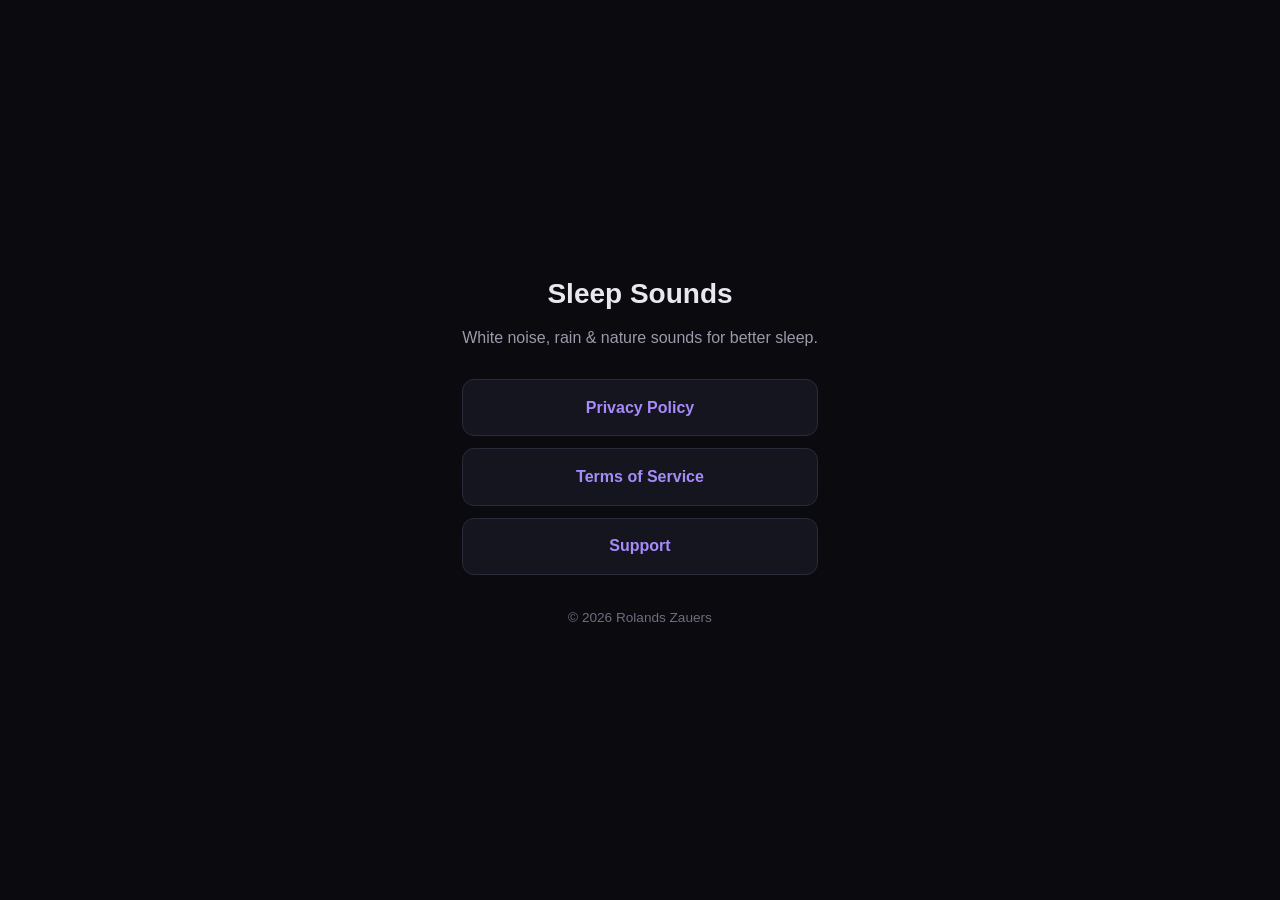
<file: index.html>
<!DOCTYPE html>
<html lang="en">
<head>
<meta charset="UTF-8">
<meta name="viewport" content="width=device-width, initial-scale=1.0">
<title>Sleep Sounds</title>
<style>
  :root { color-scheme: dark; }
  body {
    margin: 0; min-height: 100vh; display: flex; align-items: center; justify-content: center;
    background: #0a0a0f; color: #e8e8ef;
    font: 16px/1.65 -apple-system, BlinkMacSystemFont, "Segoe UI", Roboto, sans-serif;
  }
  main { max-width: 420px; padding: 2rem 1.5rem; text-align: center; }
  h1 { font-size: 1.75rem; margin: 0 0 .5rem; }
  p { color: #9a9aac; margin: 0 0 1.75rem; }
  .links { display: flex; flex-direction: column; gap: .75rem; }
  a {
    display: block; padding: .9rem 1rem; border-radius: 12px;
    background: #15151f; border: 1px solid #2a2a3a; color: #a78bfa;
    text-decoration: none; font-weight: 600;
  }
  a:hover { border-color: #4a4a6a; }
  footer { margin-top: 2rem; color: #6e6e80; font-size: .85rem; }
</style>
</head>
<body>
<main>
  <h1>Sleep Sounds</h1>
  <p>White noise, rain &amp; nature sounds for better sleep.</p>
  <div class="links">
    <a href="./privacy.html">Privacy Policy</a>
    <a href="./terms.html">Terms of Service</a>
    <a href="./support.html">Support</a>
  </div>
  <footer>© 2026 Rolands Zauers</footer>
</main>
</body>
</html>
</file>
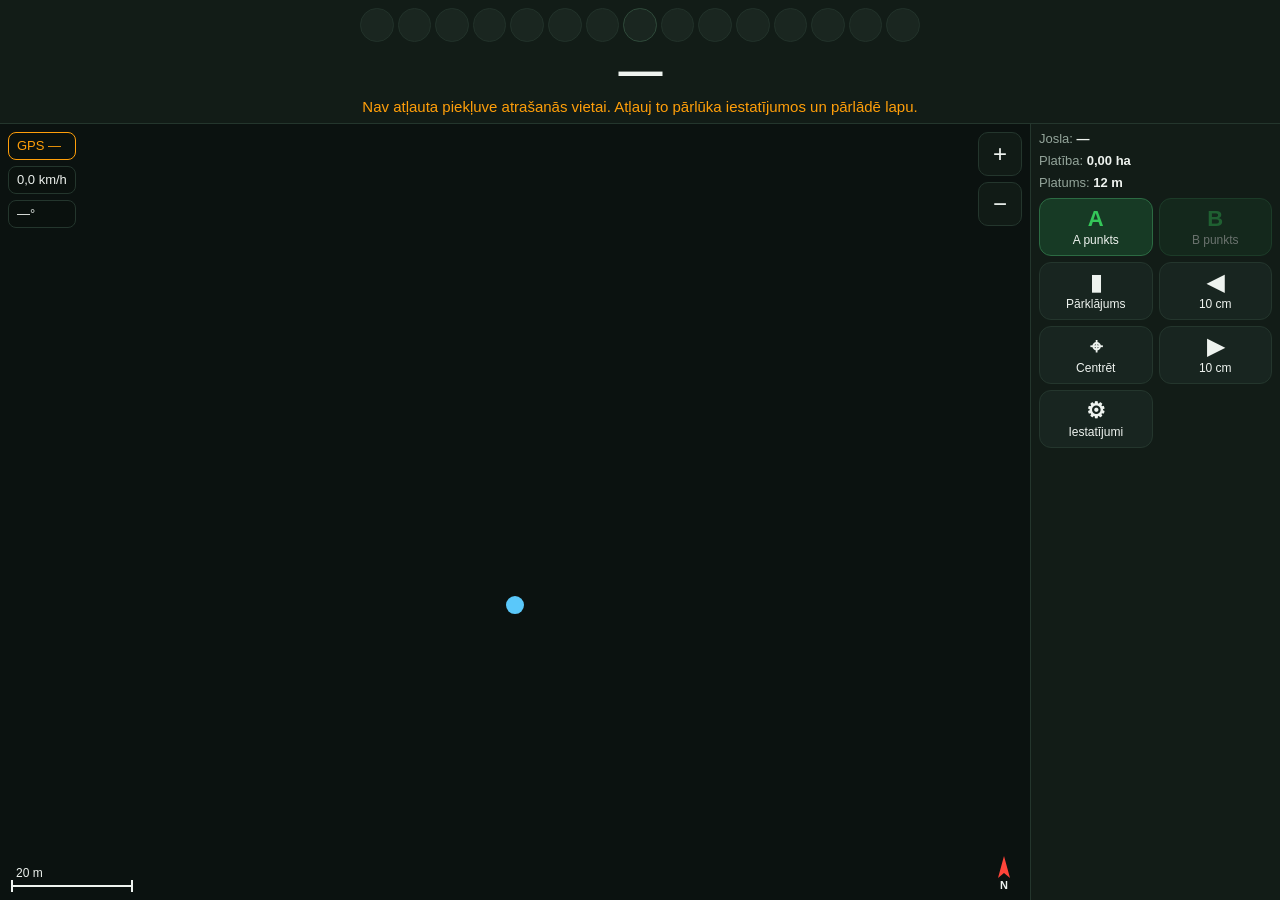
<file: paralela-brauksana/index.html>
<!DOCTYPE html>
<html lang="lv">
<head>
<meta charset="UTF-8">
<meta name="viewport" content="width=device-width, initial-scale=1, viewport-fit=cover, user-scalable=no">
<meta name="theme-color" content="#0b1210">
<meta name="mobile-web-app-capable" content="yes">
<meta name="apple-mobile-web-app-capable" content="yes">
<meta name="apple-mobile-web-app-status-bar-style" content="black-translucent">
<meta name="apple-mobile-web-app-title" content="Paralēlā braukšana">
<meta name="description" content="Paralēlās braukšanas (A–B līniju) palīgs lauksaimniecībai, kas izmanto telefona GPS. Bez atsevišķas GPS iekārtas.">
<title>Paralēlā braukšana</title>
<link rel="manifest" href="./manifest.webmanifest">
<link rel="icon" href="./icon.svg" type="image/svg+xml">
<link rel="apple-touch-icon" href="./icon-192.png">
<link rel="stylesheet" href="./app.css">
</head>
<body>
<div id="app">

  <header id="guide">
    <div id="lightbar" aria-label="LED josla"></div>
    <div id="xte-row">
      <span id="arrow-left" class="arrow" aria-hidden="true">◀</span>
      <span id="xte-value">—</span>
      <span id="arrow-right" class="arrow" aria-hidden="true">▶</span>
    </div>
    <div id="hint" data-i18n="hint_gps_wait">Gaidu GPS signālu…</div>
  </header>

  <main id="map-wrap">
    <canvas id="map"></canvas>
    <div id="badges">
      <span id="badge-gps" class="badge warn">GPS —</span>
      <span id="badge-speed" class="badge">0,0 km/h</span>
      <span id="badge-heading" class="badge">—°</span>
    </div>
    <div id="zoom">
      <button id="zoom-in" type="button" aria-label="Tuvināt">+</button>
      <button id="zoom-out" type="button" aria-label="Tālināt">−</button>
    </div>
    <div id="demo-bar" hidden>
      <span class="demo-tag">DEMO</span>
      <button id="demo-left" type="button">◀</button>
      <label><span data-i18n="demo_speed">Ātrums</span> <input id="demo-speed" type="range" min="0" max="8" step="0.5" value="3"> <span id="demo-speed-val">3</span> m/s</label>
      <button id="demo-right" type="button">▶</button>
    </div>
  </main>

  <footer id="controls">
    <div id="stats">
      <span><span data-i18n="stat_line">Josla</span>: <b id="stat-line">—</b></span>
      <span><span data-i18n="stat_area">Platība</span>: <b id="stat-area">0,00 ha</b></span>
      <span><span data-i18n="stat_width">Platums</span>: <b id="stat-width">12 m</b></span>
    </div>
    <div id="buttons">
      <button id="btn-a" type="button" class="primary"><span class="big">A</span><span data-i18n="btn_a">A punkts</span></button>
      <button id="btn-b" type="button" class="primary" disabled><span class="big">B</span><span data-i18n="btn_b">B punkts</span></button>
      <button id="btn-cov" type="button" class="toggle"><span class="big">▮</span><span id="btn-cov-label" data-i18n="btn_cov">Pārklājums</span></button>
      <button id="btn-nudge-left" type="button"><span class="big">◀</span><span id="nudge-left-label">10 cm</span></button>
      <button id="btn-snap" type="button"><span class="big">⌖</span><span data-i18n="btn_snap">Centrēt</span></button>
      <button id="btn-nudge-right" type="button"><span class="big">▶</span><span id="nudge-right-label">10 cm</span></button>
      <button id="btn-settings" type="button"><span class="big">⚙</span><span data-i18n="btn_settings">Iestatījumi</span></button>
    </div>
  </footer>

  <div id="toast" role="status" aria-live="polite" hidden></div>

  <dialog id="settings">
    <form method="dialog" id="settings-form">
      <h2 data-i18n="set_title">Iestatījumi</h2>

      <label class="row">
        <span data-i18n="set_width">Darba platums (m)</span>
        <input id="set-width" type="number" min="0.5" max="60" step="0.1" inputmode="decimal">
      </label>

      <label class="row">
        <span data-i18n="set_mode">Vadības režīms</span>
        <select id="set-mode">
          <option value="ab" data-i18n="mode_ab">A–B līnija (divi punkti)</option>
          <option value="aplus" data-i18n="mode_aplus">A + virziens</option>
        </select>
      </label>

      <div id="aplus-options">
        <label class="row check">
          <input id="set-aplus-current" type="checkbox">
          <span data-i18n="set_aplus_current">Izmantot pašreizējo braukšanas virzienu</span>
        </label>
        <label class="row">
          <span data-i18n="set_aplus_heading">Virziens (°)</span>
          <input id="set-aplus-heading" type="number" min="0" max="359.9" step="0.1" inputmode="decimal">
        </label>
      </div>

      <label class="row">
        <span data-i18n="set_led_step">LED solis (cm)</span>
        <select id="set-led-step">
          <option value="5">5</option>
          <option value="10">10</option>
          <option value="15">15</option>
          <option value="20">20</option>
          <option value="30">30</option>
          <option value="50">50</option>
        </select>
      </label>

      <label class="row">
        <span data-i18n="set_led_mode">LED gaismas rāda</span>
        <select id="set-led-mode">
          <option value="steer" data-i18n="led_mode_steer">kurp stūrēt</option>
          <option value="position" data-i18n="led_mode_pos">kurā pusē ir traktors</option>
        </select>
      </label>

      <label class="row">
        <span data-i18n="set_nudge">Pabīdes solis (cm)</span>
        <select id="set-nudge">
          <option value="2">2</option>
          <option value="5">5</option>
          <option value="10">10</option>
          <option value="25">25</option>
          <option value="50">50</option>
        </select>
      </label>

      <label class="row">
        <span data-i18n="set_map">Kartes orientācija</span>
        <select id="set-map">
          <option value="heading" data-i18n="map_heading_up">Kurss uz augšu</option>
          <option value="north" data-i18n="map_north_up">Ziemeļi uz augšu</option>
        </select>
      </label>

      <label class="row check">
        <input id="set-sound" type="checkbox">
        <span data-i18n="set_sound">Skaņas signāls, kad novirze ir liela</span>
      </label>
      <label class="row check">
        <input id="set-vibrate" type="checkbox">
        <span data-i18n="set_vibrate">Vibrācija, kad novirze ir liela</span>
      </label>
      <label class="row check">
        <input id="set-wake" type="checkbox">
        <span data-i18n="set_wake">Neļaut ekrānam izslēgties</span>
      </label>

      <label class="row">
        <span data-i18n="set_lang">Valoda</span>
        <select id="set-lang">
          <option value="lv">Latviešu</option>
          <option value="en">English</option>
        </select>
      </label>

      <label class="row check">
        <input id="set-demo" type="checkbox">
        <span data-i18n="set_demo">Demo režīms (simulēta braukšana bez GPS)</span>
      </label>

      <div class="danger-row">
        <button id="clear-cov" type="button" data-i18n="set_clear_cov">Dzēst pārklājumu</button>
        <button id="clear-line" type="button" data-i18n="set_clear_line">Dzēst līniju</button>
        <button id="clear-all" type="button" data-i18n="set_clear_all">Dzēst visu</button>
      </div>

      <details>
        <summary data-i18n="help_title">Kā lietot</summary>
        <ol id="help-list">
          <li data-i18n="help_1">Nostiprini telefonu traktora kabīnē ar brīvu skatu uz debesīm un atļauj piekļuvi atrašanās vietai.</li>
          <li data-i18n="help_2">Ievadi agregāta darba platumu.</li>
          <li data-i18n="help_3">Sāc braukt pa pirmo joslu un nospied A. Brauc taisni līdz joslas beigām un nospied B.</li>
          <li data-i18n="help_4">Apgriezies un brauc pa nākamo joslu. LED josla un cipars rāda, cik tālu un uz kuru pusi jāstūrē.</li>
          <li data-i18n="help_5">Ieslēdz pārklājumu, kad agregāts strādā, un izslēdz apgriešanās joslā.</li>
          <li data-i18n="help_6">Ja GPS „aizpeld”, nostājies uz joslas centra un nospied „Centrēt”, vai pabīdi līniju ar bultiņām.</li>
        </ol>
        <p class="note" data-i18n="note_gps">Telefona GPS precizitāte parasti ir 2–5 m un ir labāka, braucot vienmērīgi. Centimetru precizitātei pieslēdz ārēju Bluetooth GNSS (RTK) uztvērēju, kas telefonā darbojas kā atrašanās vietas avots.</p>
      </details>

      <p class="version">v<span id="version"></span> · <span data-i18n="offline_note">Darbojas bezsaistē, dati paliek tikai šajā ierīcē.</span></p>

      <div class="dialog-actions">
        <button id="settings-close" type="submit" class="primary" data-i18n="set_close">Aizvērt</button>
      </div>
    </form>
  </dialog>

</div>
<script src="./guidance.js"></script>
<script src="./app.js"></script>
</body>
</html>
</file>
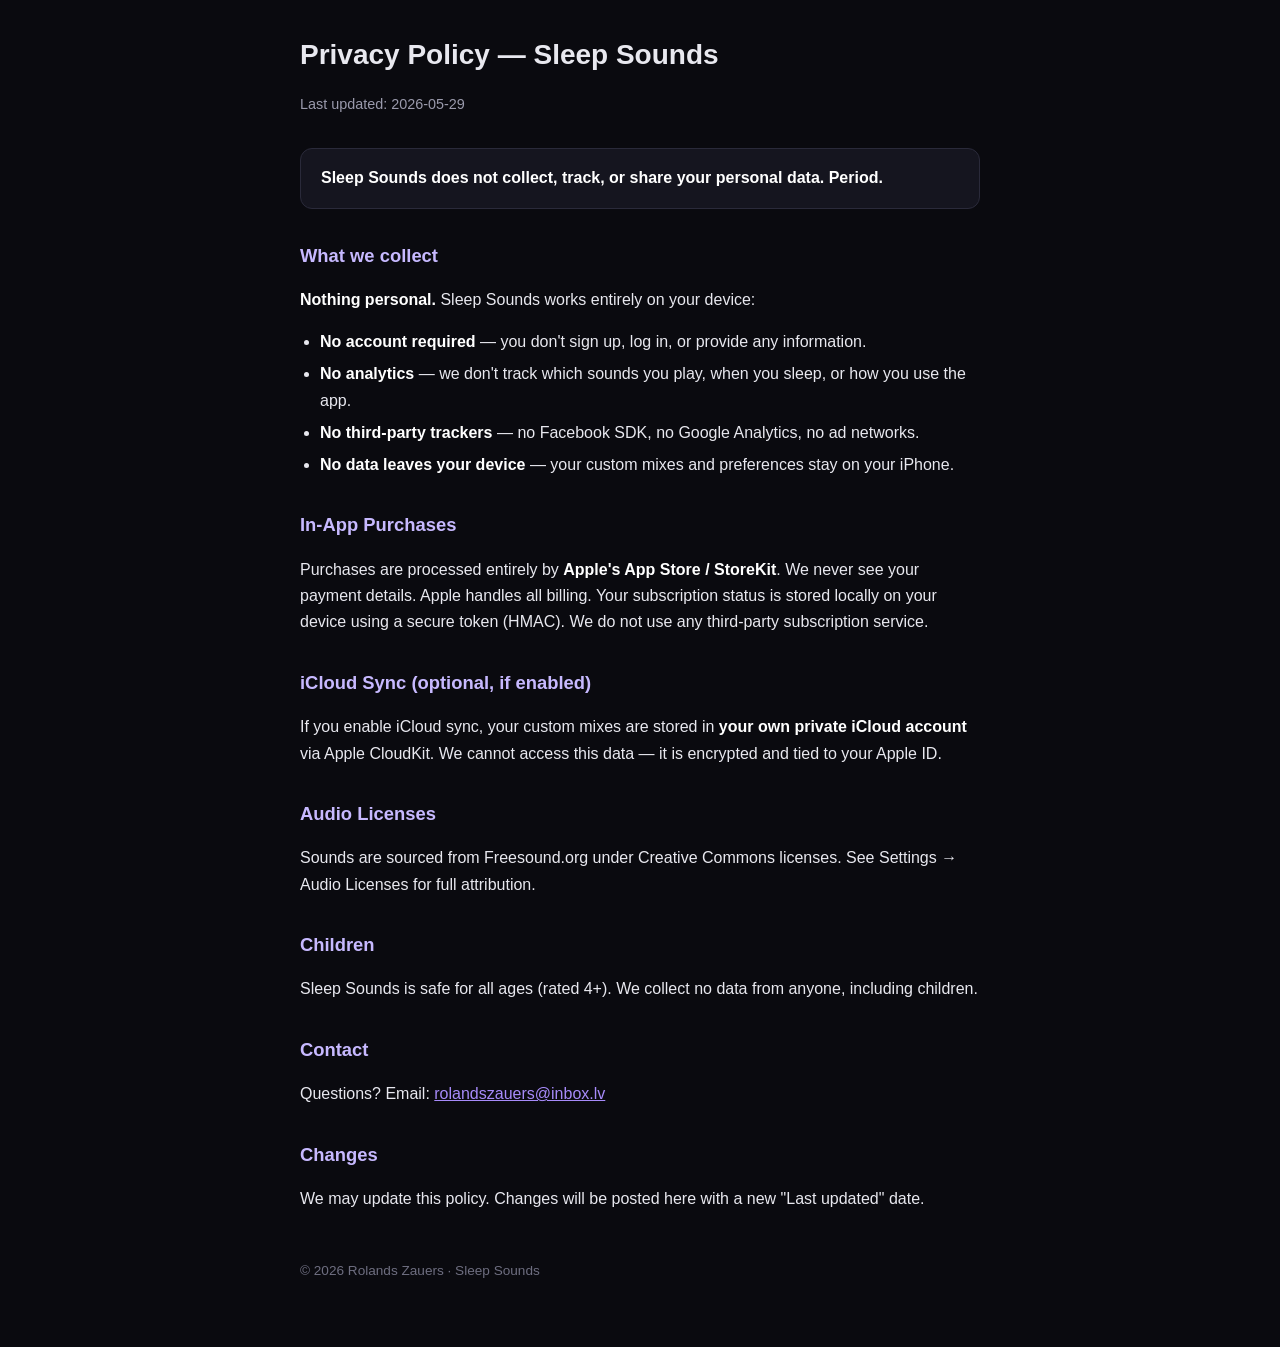
<file: privacy.html>
<!DOCTYPE html>
<html lang="en">
<head>
<meta charset="UTF-8">
<meta name="viewport" content="width=device-width, initial-scale=1.0">
<title>Privacy Policy — Sleep Sounds</title>
<style>
  :root { color-scheme: dark; }
  body {
    margin: 0; padding: 2rem 1.25rem 4rem;
    background: #0a0a0f; color: #e8e8ef;
    font: 16px/1.65 -apple-system, BlinkMacSystemFont, "Segoe UI", Roboto, sans-serif;
  }
  main { max-width: 680px; margin: 0 auto; }
  h1 { font-size: 1.75rem; margin: 0 0 .25rem; }
  h2 { font-size: 1.15rem; margin: 2rem 0 .5rem; color: #c7b9ff; }
  .updated { color: #9a9aac; font-size: .9rem; margin-bottom: 2rem; }
  .summary { background: #15151f; border: 1px solid #2a2a3a; border-radius: 12px; padding: 1rem 1.25rem; }
  ul { padding-left: 1.25rem; }
  li { margin: .35rem 0; }
  a { color: #a78bfa; }
  strong { color: #fff; }
  footer { margin-top: 3rem; color: #6e6e80; font-size: .85rem; }
</style>
</head>
<body>
<main>
  <h1>Privacy Policy — Sleep Sounds</h1>
  <p class="updated">Last updated: 2026-05-29</p>

  <div class="summary">
    <p style="margin:0"><strong>Sleep Sounds does not collect, track, or share your personal data. Period.</strong></p>
  </div>

  <h2>What we collect</h2>
  <p><strong>Nothing personal.</strong> Sleep Sounds works entirely on your device:</p>
  <ul>
    <li><strong>No account required</strong> — you don't sign up, log in, or provide any information.</li>
    <li><strong>No analytics</strong> — we don't track which sounds you play, when you sleep, or how you use the app.</li>
    <li><strong>No third-party trackers</strong> — no Facebook SDK, no Google Analytics, no ad networks.</li>
    <li><strong>No data leaves your device</strong> — your custom mixes and preferences stay on your iPhone.</li>
  </ul>

  <h2>In-App Purchases</h2>
  <p>Purchases are processed entirely by <strong>Apple's App Store / StoreKit</strong>. We never see your payment details. Apple handles all billing. Your subscription status is stored locally on your device using a secure token (HMAC). We do not use any third-party subscription service.</p>

  <h2>iCloud Sync (optional, if enabled)</h2>
  <p>If you enable iCloud sync, your custom mixes are stored in <strong>your own private iCloud account</strong> via Apple CloudKit. We cannot access this data — it is encrypted and tied to your Apple ID.</p>

  <h2>Audio Licenses</h2>
  <p>Sounds are sourced from Freesound.org under Creative Commons licenses. See Settings → Audio Licenses for full attribution.</p>

  <h2>Children</h2>
  <p>Sleep Sounds is safe for all ages (rated 4+). We collect no data from anyone, including children.</p>

  <h2>Contact</h2>
  <p>Questions? Email: <a href="mailto:rolandszauers@inbox.lv?subject=Sleep%20Sounds%20support">rolandszauers@inbox.lv</a></p>

  <h2>Changes</h2>
  <p>We may update this policy. Changes will be posted here with a new "Last updated" date.</p>

  <footer>© 2026 Rolands Zauers · Sleep Sounds</footer>
</main>
</body>
</html>
</file>
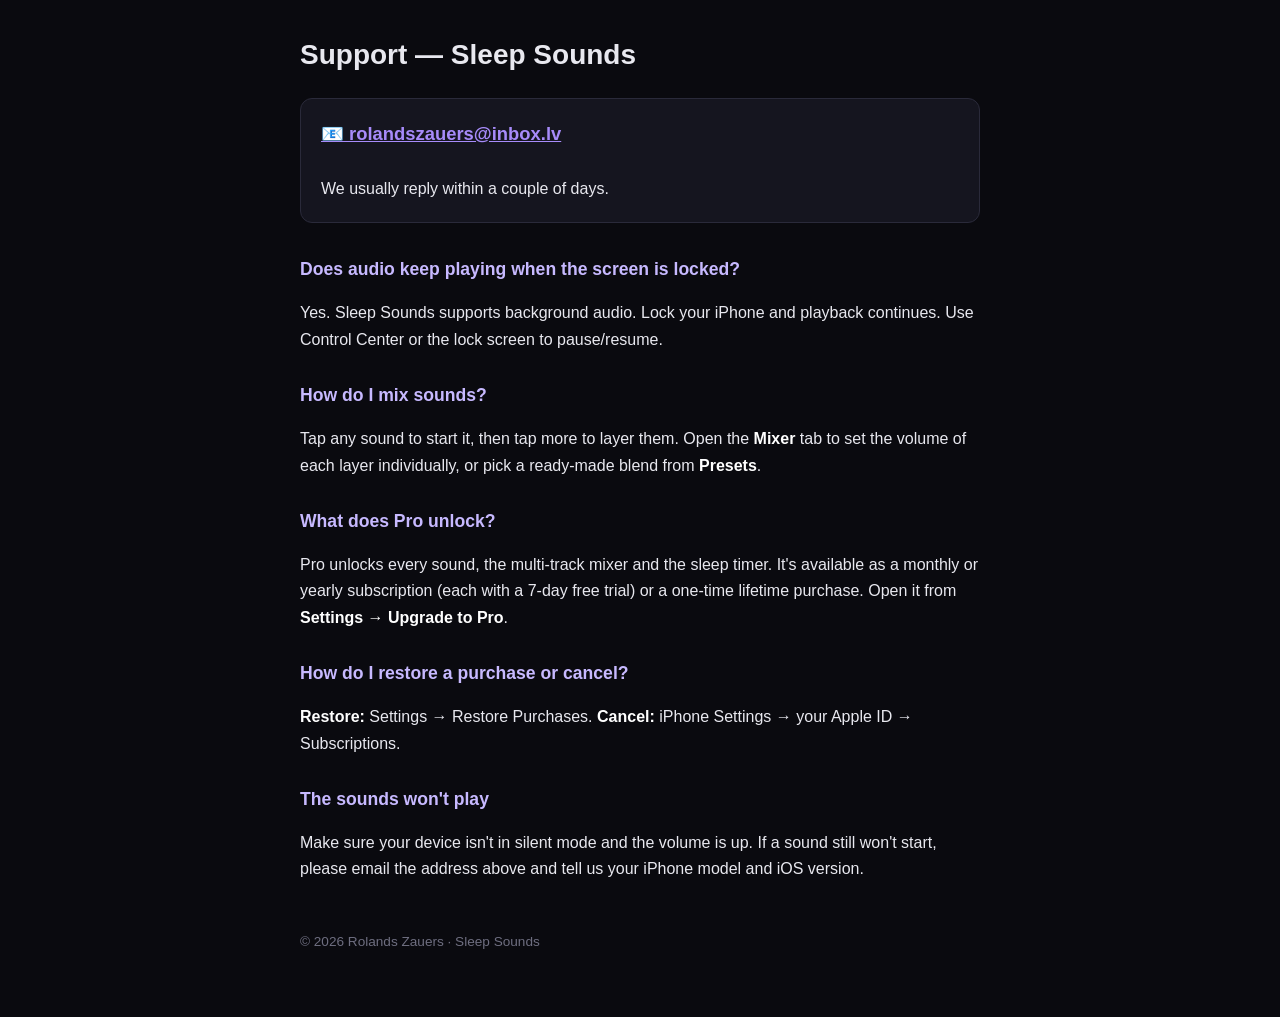
<file: support.html>
<!DOCTYPE html>
<html lang="en">
<head>
<meta charset="UTF-8">
<meta name="viewport" content="width=device-width, initial-scale=1.0">
<title>Support — Sleep Sounds</title>
<style>
  :root { color-scheme: dark; }
  body {
    margin: 0; padding: 2rem 1.25rem 4rem;
    background: #0a0a0f; color: #e8e8ef;
    font: 16px/1.65 -apple-system, BlinkMacSystemFont, "Segoe UI", Roboto, sans-serif;
  }
  main { max-width: 680px; margin: 0 auto; }
  h1 { font-size: 1.75rem; margin: 0 0 1.25rem; }
  h2 { font-size: 1.1rem; margin: 1.75rem 0 .4rem; color: #c7b9ff; }
  a { color: #a78bfa; }
  strong { color: #fff; }
  .contact { background: #15151f; border: 1px solid #2a2a3a; border-radius: 12px; padding: 1.25rem; margin: 1rem 0 2rem; }
  .contact a { font-size: 1.15rem; font-weight: 600; }
  footer { margin-top: 3rem; color: #6e6e80; font-size: .85rem; }
</style>
</head>
<body>
<main>
  <h1>Support — Sleep Sounds</h1>

  <div class="contact">
    <a href="mailto:rolandszauers@inbox.lv?subject=Sleep%20Sounds%20support">📧 rolandszauers@inbox.lv</a><br><br>
    We usually reply within a couple of days.
  </div>

  <h2>Does audio keep playing when the screen is locked?</h2>
  <p>Yes. Sleep Sounds supports background audio. Lock your iPhone and playback continues. Use Control Center or the lock screen to pause/resume.</p>

  <h2>How do I mix sounds?</h2>
  <p>Tap any sound to start it, then tap more to layer them. Open the <strong>Mixer</strong> tab to set the volume of each layer individually, or pick a ready-made blend from <strong>Presets</strong>.</p>

  <h2>What does Pro unlock?</h2>
  <p>Pro unlocks every sound, the multi-track mixer and the sleep timer. It's available as a monthly or yearly subscription (each with a 7-day free trial) or a one-time lifetime purchase. Open it from <strong>Settings → Upgrade to Pro</strong>.</p>

  <h2>How do I restore a purchase or cancel?</h2>
  <p><strong>Restore:</strong> Settings → Restore Purchases. <strong>Cancel:</strong> iPhone Settings → your Apple ID → Subscriptions.</p>

  <h2>The sounds won't play</h2>
  <p>Make sure your device isn't in silent mode and the volume is up. If a sound still won't start, please email the address above and tell us your iPhone model and iOS version.</p>

  <footer>© 2026 Rolands Zauers · Sleep Sounds</footer>
</main>
</body>
</html>
</file>
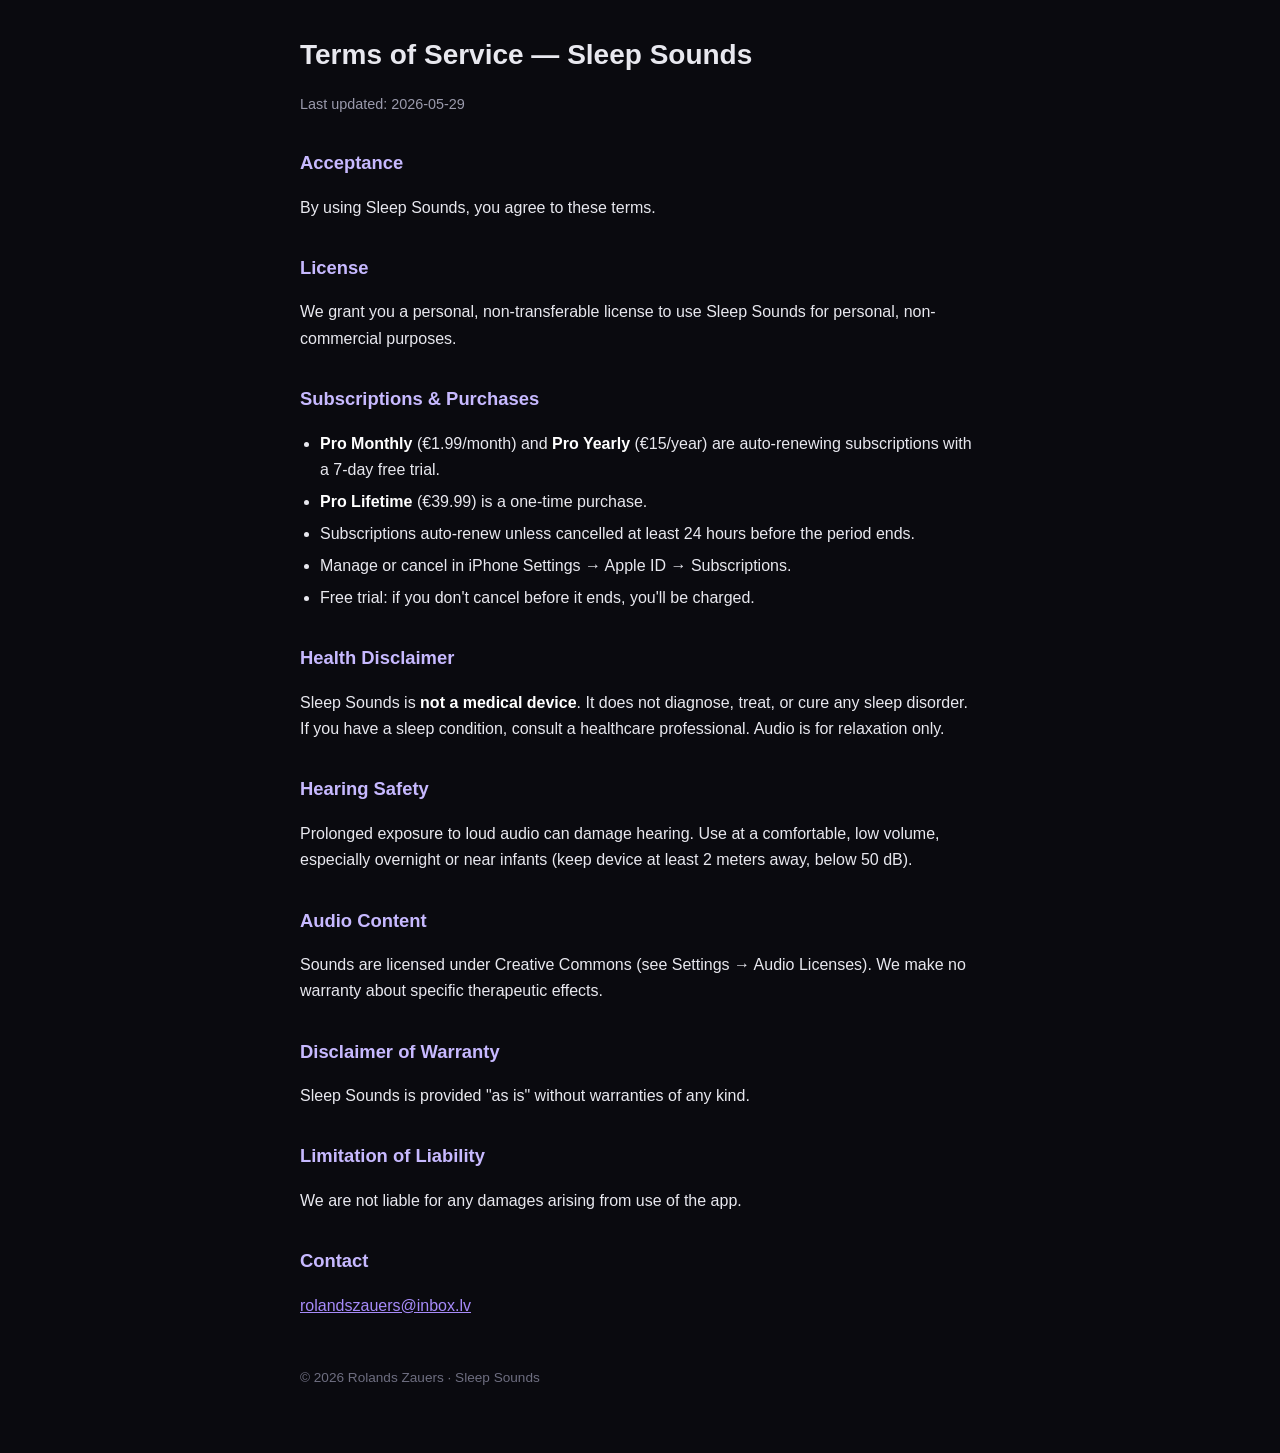
<file: terms.html>
<!DOCTYPE html>
<html lang="en">
<head>
<meta charset="UTF-8">
<meta name="viewport" content="width=device-width, initial-scale=1.0">
<title>Terms of Service — Sleep Sounds</title>
<style>
  :root { color-scheme: dark; }
  body {
    margin: 0; padding: 2rem 1.25rem 4rem;
    background: #0a0a0f; color: #e8e8ef;
    font: 16px/1.65 -apple-system, BlinkMacSystemFont, "Segoe UI", Roboto, sans-serif;
  }
  main { max-width: 680px; margin: 0 auto; }
  h1 { font-size: 1.75rem; margin: 0 0 .25rem; }
  h2 { font-size: 1.15rem; margin: 2rem 0 .5rem; color: #c7b9ff; }
  .updated { color: #9a9aac; font-size: .9rem; margin-bottom: 2rem; }
  ul { padding-left: 1.25rem; }
  li { margin: .35rem 0; }
  a { color: #a78bfa; }
  strong { color: #fff; }
  footer { margin-top: 3rem; color: #6e6e80; font-size: .85rem; }
</style>
</head>
<body>
<main>
  <h1>Terms of Service — Sleep Sounds</h1>
  <p class="updated">Last updated: 2026-05-29</p>

  <h2>Acceptance</h2>
  <p>By using Sleep Sounds, you agree to these terms.</p>

  <h2>License</h2>
  <p>We grant you a personal, non-transferable license to use Sleep Sounds for personal, non-commercial purposes.</p>

  <h2>Subscriptions &amp; Purchases</h2>
  <ul>
    <li><strong>Pro Monthly</strong> (€1.99/month) and <strong>Pro Yearly</strong> (€15/year) are auto-renewing subscriptions with a 7-day free trial.</li>
    <li><strong>Pro Lifetime</strong> (€39.99) is a one-time purchase.</li>
    <li>Subscriptions auto-renew unless cancelled at least 24 hours before the period ends.</li>
    <li>Manage or cancel in iPhone Settings → Apple ID → Subscriptions.</li>
    <li>Free trial: if you don't cancel before it ends, you'll be charged.</li>
  </ul>

  <h2>Health Disclaimer</h2>
  <p>Sleep Sounds is <strong>not a medical device</strong>. It does not diagnose, treat, or cure any sleep disorder. If you have a sleep condition, consult a healthcare professional. Audio is for relaxation only.</p>

  <h2>Hearing Safety</h2>
  <p>Prolonged exposure to loud audio can damage hearing. Use at a comfortable, low volume, especially overnight or near infants (keep device at least 2 meters away, below 50 dB).</p>

  <h2>Audio Content</h2>
  <p>Sounds are licensed under Creative Commons (see Settings → Audio Licenses). We make no warranty about specific therapeutic effects.</p>

  <h2>Disclaimer of Warranty</h2>
  <p>Sleep Sounds is provided "as is" without warranties of any kind.</p>

  <h2>Limitation of Liability</h2>
  <p>We are not liable for any damages arising from use of the app.</p>

  <h2>Contact</h2>
  <p><a href="mailto:rolandszauers@inbox.lv?subject=Sleep%20Sounds%20support">rolandszauers@inbox.lv</a></p>

  <footer>© 2026 Rolands Zauers · Sleep Sounds</footer>
</main>
</body>
</html>
</file>
<file: paralela-brauksana/app.css>
:root {
  color-scheme: dark;
  --bg: #0b1210;
  --panel: #121c17;
  --panel-2: #182520;
  --border: #24362d;
  --text: #eef3ef;
  --muted: #94a59b;
  --green: #34c759;
  --yellow: #ffd60a;
  --orange: #ff9f0a;
  --red: #ff453a;
  --blue: #5ac8fa;
  --led-off: #1a2620;
}

* { box-sizing: border-box; }

html, body {
  margin: 0;
  height: 100%;
  background: var(--bg);
  color: var(--text);
  font: 16px/1.4 -apple-system, BlinkMacSystemFont, "Segoe UI", Roboto, Helvetica, Arial, sans-serif;
  -webkit-text-size-adjust: 100%;
  overscroll-behavior: none;
  touch-action: manipulation;
  user-select: none;
  -webkit-user-select: none;
}

#app {
  height: 100vh;
  height: 100dvh;
  display: grid;
  grid-template-rows: auto 1fr auto;
  grid-template-columns: 1fr;
  padding-top: env(safe-area-inset-top);
  padding-bottom: env(safe-area-inset-bottom);
}

/* ---------- Augšējais panelis: LED josla un novirze ---------- */
#guide {
  background: var(--panel);
  border-bottom: 1px solid var(--border);
  padding: 8px 12px 6px;
  text-align: center;
}

#lightbar {
  display: flex;
  gap: 4px;
  justify-content: center;
  align-items: center;
  max-width: 560px;
  margin: 0 auto;
}

.led {
  flex: 1 1 0;
  max-width: 34px;
  aspect-ratio: 1 / 1;
  border-radius: 50%;
  background: var(--led-off);
  border: 1px solid #22322a;
  transition: background .08s, box-shadow .08s;
}
.led.center { border-color: #2f4a3a; }
.led.on.center { background: var(--green); box-shadow: 0 0 14px var(--green); border-color: var(--green); }
.led.on.near { background: var(--yellow); box-shadow: 0 0 12px var(--yellow); border-color: var(--yellow); }
.led.on.mid { background: var(--orange); box-shadow: 0 0 12px var(--orange); border-color: var(--orange); }
.led.on.far { background: var(--red); box-shadow: 0 0 12px var(--red); border-color: var(--red); }

#xte-row {
  display: flex;
  align-items: center;
  justify-content: center;
  gap: 14px;
  margin-top: 4px;
  min-height: 60px;
}
#xte-value {
  font-size: 52px;
  font-weight: 800;
  font-variant-numeric: tabular-nums;
  letter-spacing: -1px;
  line-height: 1;
  min-width: 150px;
}
#xte-value.ok { color: var(--green); }
#xte-value.near { color: var(--yellow); }
#xte-value.mid { color: var(--orange); }
#xte-value.far { color: var(--red); }
.arrow {
  font-size: 40px;
  line-height: 1;
  width: 44px;
  color: var(--yellow);
  visibility: hidden;
}
.arrow.show { visibility: visible; }

#hint {
  color: var(--muted);
  font-size: 15px;
  min-height: 20px;
}
#hint.warn { color: var(--orange); }

/* ---------- Karte ---------- */
#map-wrap {
  position: relative;
  min-height: 0;
  overflow: hidden;
  background: var(--bg);
}
#map {
  display: block;
  width: 100%;
  height: 100%;
  touch-action: none;
}

#badges {
  position: absolute;
  top: 8px;
  left: 8px;
  display: flex;
  flex-direction: column;
  gap: 6px;
  pointer-events: none;
}
.badge {
  background: rgba(10, 18, 14, 0.82);
  border: 1px solid var(--border);
  border-radius: 8px;
  padding: 4px 8px;
  font-size: 13px;
  font-variant-numeric: tabular-nums;
  color: var(--text);
}
.badge.good { border-color: var(--green); color: var(--green); }
.badge.warn { border-color: var(--orange); color: var(--orange); }
.badge.bad { border-color: var(--red); color: var(--red); }

#zoom {
  position: absolute;
  right: 8px;
  top: 8px;
  display: flex;
  flex-direction: column;
  gap: 6px;
}
#zoom button {
  width: 44px;
  height: 44px;
  border-radius: 10px;
  border: 1px solid var(--border);
  background: rgba(18, 28, 23, 0.9);
  color: var(--text);
  font-size: 24px;
  line-height: 1;
}

#demo-bar {
  position: absolute;
  left: 8px;
  right: 8px;
  bottom: 8px;
  display: flex;
  align-items: center;
  gap: 8px;
  padding: 6px 8px;
  border-radius: 10px;
  background: rgba(18, 28, 23, 0.92);
  border: 1px solid var(--orange);
  font-size: 13px;
}
#demo-bar[hidden] { display: none; }
#demo-bar label { flex: 1; display: flex; align-items: center; gap: 6px; }
#demo-bar input[type="range"] { flex: 1; min-width: 40px; }
#demo-bar button {
  width: 52px;
  height: 44px;
  border-radius: 8px;
  border: 1px solid var(--border);
  background: var(--panel-2);
  color: var(--text);
  font-size: 20px;
}
.demo-tag { color: var(--orange); font-weight: 700; }

/* ---------- Apakšējais panelis ---------- */
#controls {
  background: var(--panel);
  border-top: 1px solid var(--border);
  padding: 6px 8px 8px;
}
#stats {
  display: flex;
  justify-content: space-around;
  flex-wrap: wrap;
  gap: 4px 12px;
  font-size: 13px;
  color: var(--muted);
  margin-bottom: 6px;
}
#stats b { color: var(--text); font-variant-numeric: tabular-nums; }

#buttons {
  display: grid;
  grid-template-columns: repeat(4, 1fr);
  gap: 6px;
}
#buttons button {
  min-height: 58px;
  border-radius: 12px;
  border: 1px solid var(--border);
  background: var(--panel-2);
  color: var(--text);
  font-size: 12px;
  display: flex;
  flex-direction: column;
  align-items: center;
  justify-content: center;
  gap: 2px;
  padding: 4px 2px;
}
#buttons button .big { font-size: 22px; font-weight: 700; line-height: 1.1; }
#buttons button.primary { background: #173a25; border-color: #2c6b43; }
#buttons button.primary .big { color: var(--green); }
#buttons button.toggle.active { background: #2c6b43; border-color: var(--green); }
#buttons button:disabled { opacity: .4; }
#buttons button:active:not(:disabled) { filter: brightness(1.3); }
#btn-settings { grid-column: span 1; }

/* ---------- Ainava: karte pa kreisi, pogas pa labi ---------- */
@media (orientation: landscape) and (min-width: 640px) {
  #app {
    grid-template-columns: 1fr 250px;
    grid-template-rows: auto 1fr;
  }
  #guide { grid-column: 1 / -1; }
  #map-wrap { grid-row: 2; grid-column: 1; }
  #controls {
    grid-row: 2;
    grid-column: 2;
    border-top: none;
    border-left: 1px solid var(--border);
    display: flex;
    flex-direction: column;
    justify-content: flex-start;
    overflow-y: auto;
  }
  #stats { flex-direction: column; align-items: flex-start; gap: 4px; }
  #buttons { grid-template-columns: repeat(2, 1fr); }
  #xte-row { min-height: 50px; }
  #xte-value { font-size: 44px; }
}

/* ---------- Ziņojums ---------- */
#toast {
  position: fixed;
  left: 50%;
  bottom: 120px;
  transform: translateX(-50%);
  background: #1d2f26;
  border: 1px solid var(--green);
  color: var(--text);
  padding: 10px 16px;
  border-radius: 10px;
  font-size: 15px;
  max-width: 90vw;
  z-index: 50;
  box-shadow: 0 6px 24px rgba(0,0,0,.5);
}
#toast[hidden] { display: none; }
#toast.error { border-color: var(--red); }

/* ---------- Iestatījumi ---------- */
dialog {
  background: var(--panel);
  color: var(--text);
  border: 1px solid var(--border);
  border-radius: 14px;
  padding: 0;
  width: min(520px, 94vw);
  max-height: 92vh;
  max-height: 92dvh;
}
dialog::backdrop { background: rgba(0,0,0,.6); }
#settings-form { padding: 16px 18px 14px; }
#settings-form h2 { margin: 0 0 12px; font-size: 20px; }
.row {
  display: flex;
  align-items: center;
  justify-content: space-between;
  gap: 12px;
  padding: 9px 0;
  border-bottom: 1px solid var(--border);
  font-size: 15px;
}
.row.check { justify-content: flex-start; }
.row input[type="number"], .row select {
  background: var(--panel-2);
  color: var(--text);
  border: 1px solid var(--border);
  border-radius: 8px;
  padding: 8px 10px;
  font-size: 16px;
  min-width: 110px;
  max-width: 55%;
}
.row input[type="checkbox"] { width: 22px; height: 22px; flex: none; }
#aplus-options { padding-left: 10px; }
#aplus-options[hidden] { display: none; }
.danger-row { display: flex; gap: 6px; flex-wrap: wrap; margin: 12px 0 4px; }
.danger-row button {
  flex: 1 1 30%;
  padding: 10px 6px;
  border-radius: 10px;
  border: 1px solid #5a2a2a;
  background: #2a1414;
  color: #ffb4ae;
  font-size: 13px;
}
details { margin-top: 10px; font-size: 14px; }
summary { cursor: pointer; font-weight: 600; padding: 6px 0; }
#help-list { padding-left: 20px; margin: 6px 0; }
#help-list li { margin-bottom: 4px; }
.note { color: var(--muted); font-size: 13px; }
.version { color: var(--muted); font-size: 12px; margin: 10px 0 0; }
.dialog-actions { display: flex; justify-content: flex-end; margin-top: 12px; }
.dialog-actions button {
  min-height: 46px;
  padding: 0 24px;
  border-radius: 10px;
  border: 1px solid #2c6b43;
  background: #173a25;
  color: var(--text);
  font-size: 16px;
  font-weight: 600;
}
</file>
